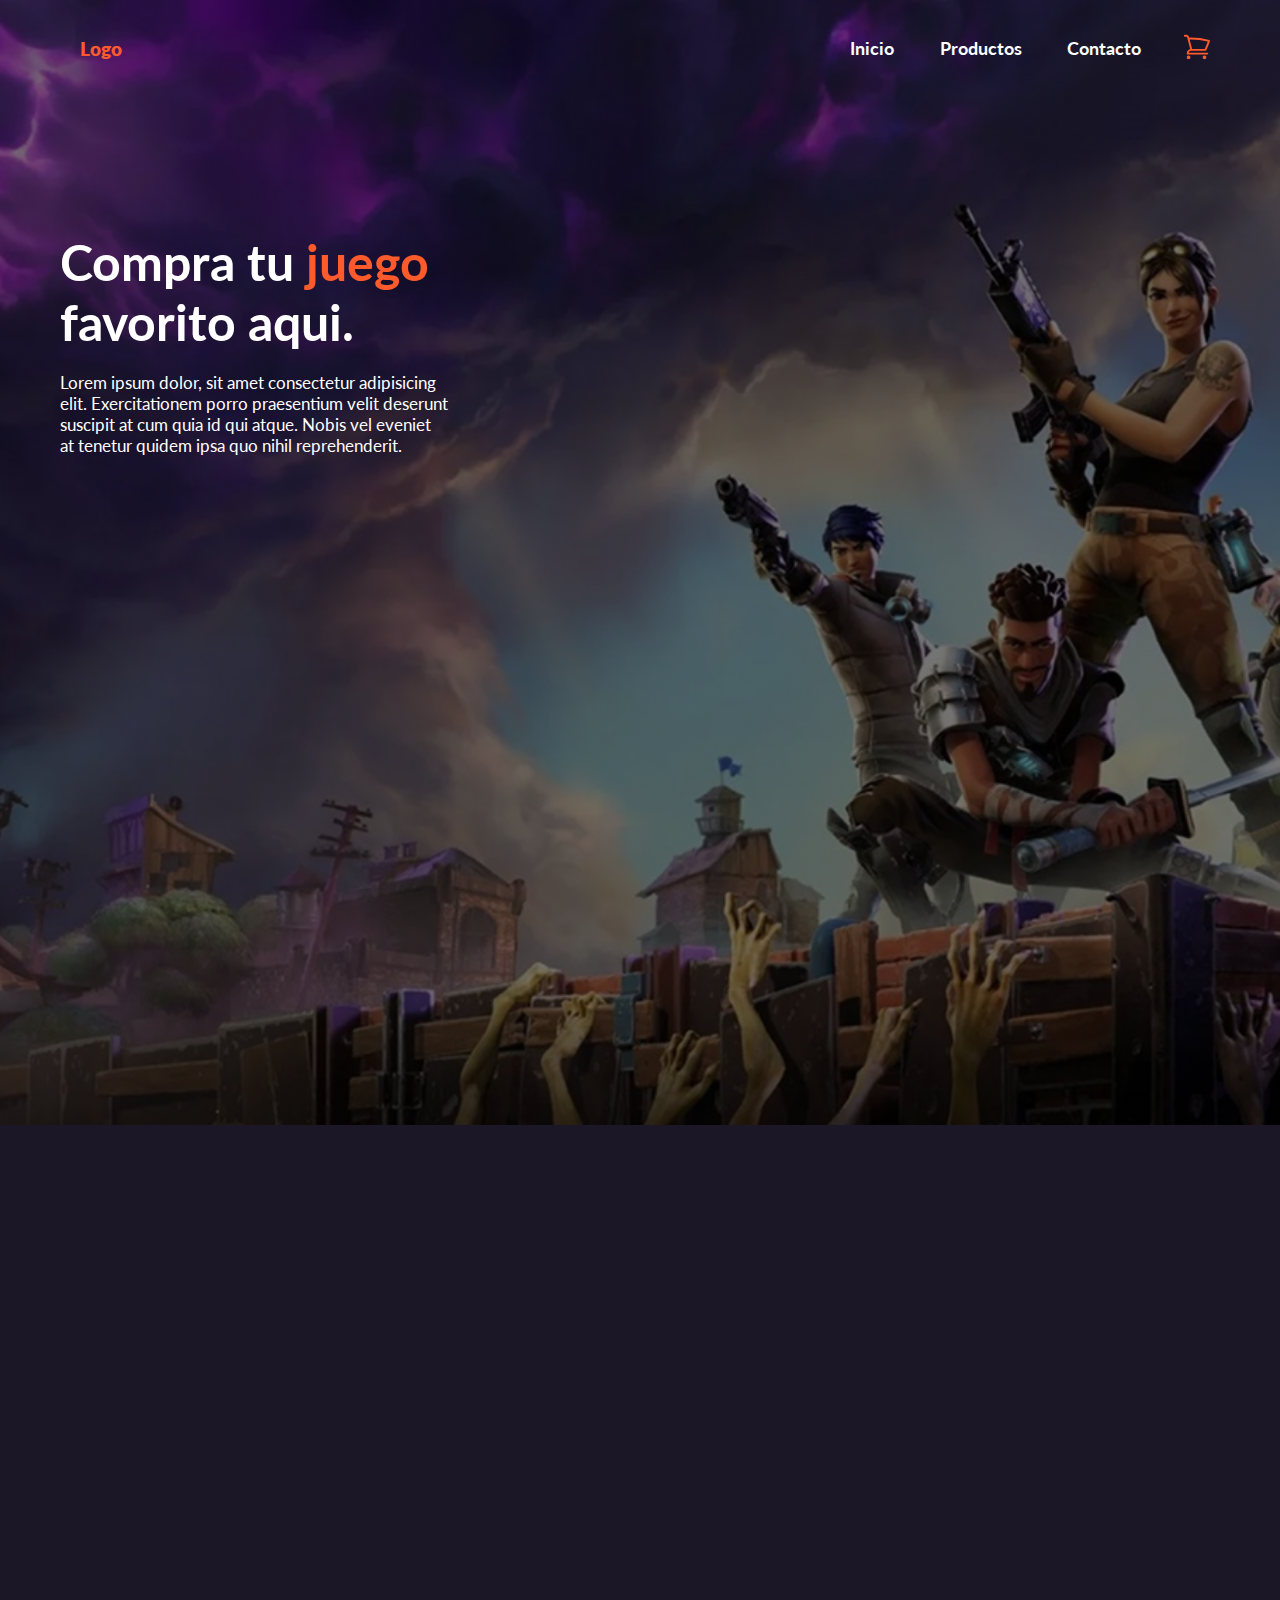
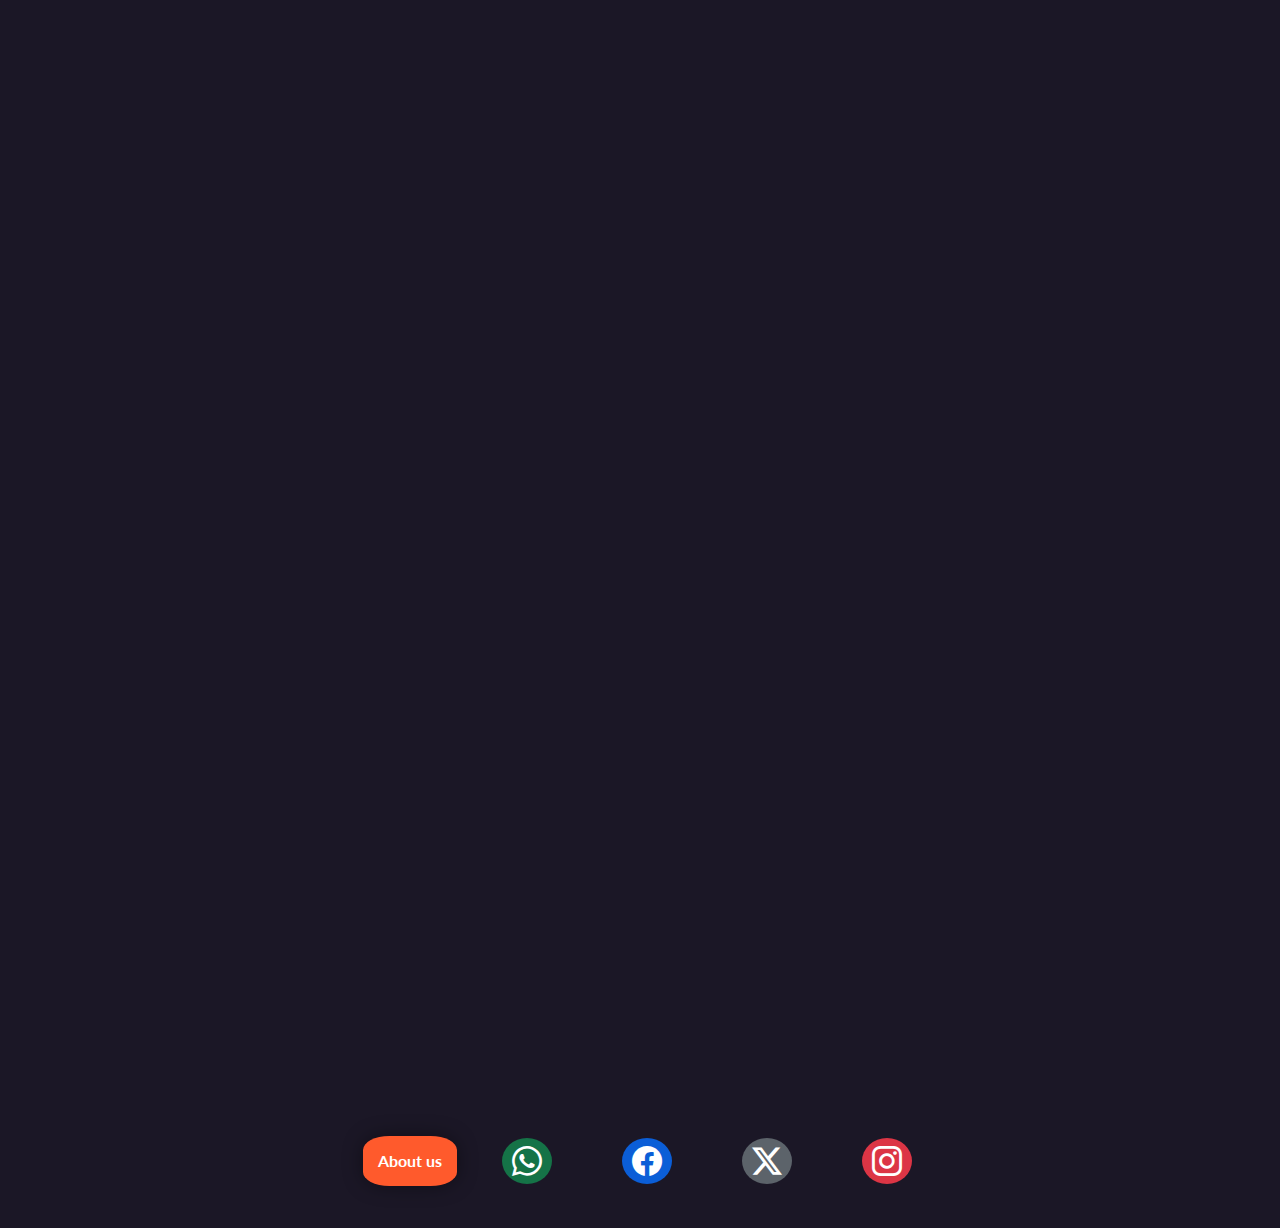
<file: index.html>
<!DOCTYPE html>
<html lang="es">
<head>
    <meta charset="UTF-8">
    <meta name="viewport" content="width=device-width, initial-scale=1.0">
    <title>E-COMMERCE-1.0</title>
    <link rel="stylesheet" href="https://unpkg.com/aos@next/dist/aos.css">
    <link rel="stylesheet" href="https://cdn.jsdelivr.net/npm/bootstrap-icons@1.11.3/font/bootstrap-icons.min.css">
    <link rel="shortcut icon" href="favicon.ico" type="image/x-icon">
    <link rel="stylesheet" href="./css/styles.css">
    <link rel="icon" href="./assets/img/fotoLogo.jpg">
</head>
<body>
    <header id="header" class="header" data-aos="zoom-in" data-aos-duration="1000">
        <nav class="navegacion">
            <a class="anclaLogo" href="#">
                Logo
            </a>
            <ul class="listaNav">
                <li class="listaItem"><a class="linkNav" href="#">Inicio</a></li>
                <li class="listaItem"><a class="linkNav" href="#main">Productos</a></li>
                <li class="listaItem"><a class="linkNav" href="./pages/contacto.html">Contacto</a></li>
                <li class="listaItem">
                    <a href="./pages/productos.html" onclick="handleCart()">
                        <svg xmlns="http://www.w3.org/2000/svg" fill="none" viewBox="0 0 24 24"
                            stroke-width="1.5" stroke="currentColor" class="icon-cart">
                            <path stroke-linecap="round"    stroke-linejoin="round"
                                d="M2.25 3h1.386c.51 0 .955.343 1.087.835l.383 1.437M7.5 14.25a3 3 0 0 0-3 3h15.75m-12.75-3h11.218c1.121-2.3 2.1-4.684 2.924-7.138a60.114 60.114 0 0 0-16.536-1.84M7.5 14.25 5.106 5.272M6 20.25a.75.75 0 1 1-1.5 0 .75.75 0 0 1 1.5 0Zm12.75 0a.75.75 0 1 1-1.5 0 .75.75 0 0 1 1.5 0Z" />
                        </svg>
                        <div class="count"></div>
                    </a>
                </li>
            </ul>
        </nav>
        <div class="header-content container">
            <div class="header-txt">
                <h1 class="header-content--titulo">Compra tu <span>juego</span><br>favorito aqui.</h1>
                <p>
                    Lorem ipsum dolor, sit amet consectetur adipisicing <br> elit. Exercitationem  porro praesentium velit deserunt <br> suscipit at cum quia id qui atque.  Nobis vel eveniet <br> at tenetur quidem ipsa quo nihil reprehenderit.
                </p>
            </div>
        </div>
    </header>
    <main id="main" class="main container">
        <!-- Seccion productos -->
        <section data-aos="zoom-in" data-aos-duration="1000" id="productos" class="productos">
            <div class="productos-titulo">
                <h2>Tus juegos favoritos</h2>
            </div>
            <div class="grid-productos-container">
                <div class="card card-1">
                    <a href="./pages/descripcionJgo1.html">
                        <img src="./assets/img/l1.jpg" alt="foto juego 1" class="img-del-juego" loading="lazy">
                        <div class="price">
                            <h3>Juego 1</h3>
                            <p>$900</p>
                        </div>
                    </a>
                    <button class="btn-comprar">
                        Añadir al carrito
                    </button>
                </div>
                <div class="card card-2">
                    <a href="./pages/descripcionJgo2.html">
                        <img src="./assets/img/l2.jpg" alt="foto juego 2" class="img-del-juego" loading="lazy">
                        <div class="price">
                            <h3>Juego 2</h3>
                            <p>$400</p>
                        </div>
                    </a>
                    <button class="btn-comprar">
                        Añadir al carrito
                    </button>
                </div>
                <div class="card card-3">
                    <a href="./pages/descripcionJgo3.html">
                        <img src="./assets/img/l3.jpg" alt="foto juego 3" class="img-del-juego" loading="lazy">
                        <div class="price">
                            <h3>Juego 3</h3>
                            <p>$100</p>
                        </div>
                    </a>
                    <button class="btn-comprar">
                        Añadir al carrito
                    </button>
                </div>
                <div class="card card-4">
                    <a href="./pages/descripcionJgo4.html">
                        <img src="./assets/img/l4.jpg" alt="foto juego 4" class="img-del-juego" loading="lazy">
                        <div class="price">
                            <h3>Juego 4</h3>
                            <p>$200</p>
                        </div>
                    </a>
                    <button class="btn-comprar">
                        Añadir al carrito
                    </button>
                </div>
                <div class="card card-5">
                    <a href="./pages/descripcionJgo5.html">
                        <img src="./assets/img/l5.jpg" alt="foto juego 5" class="img-del-juego" loading="lazy">
                        <div class="price">
                            <h3>Juego 5</h3>
                            <p>$500</p>
                        </div>
                    </a>
                    <button class="btn-comprar">
                        Añadir al carrito
                    </button>
                </div>
                <div class="card card-6">
                    <a href="./pages/descripcionJgo6.html">
                        <img src="./assets/img/l6.jpg" alt="foto juego 6" class="img-del-juego" loading="lazy">
                        <div class="price">
                            <h3>Juego 6</h3>
                            <p>$600</p>
                        </div>
                    </a>
                    <button class="btn-comprar">
                        Añadir al carrito
                    </button>
                </div>
                <div class="card card-7">
                    <a href="./pages/descripcionJgo7.html">
                        <img src="./assets/img/l7.jpg" alt="foto juego 7" class="img-del-juego" loading="lazy">
                        <div class="price">
                            <h3>Juego 7</h3>
                            <p>$900</p>
                        </div>
                    </a>
                    <button class="btn-comprar">
                        Añadir al carrito
                    </button>
                </div>
                <div class="card card-8">
                    <a href="./pages/descripcionJgo8.html">
                        <img src="./assets/img/l8.jpg" alt="foto juego 8" class="img-del-juego" loading="lazy">
                        <div class="price">
                            <h3>Juego 8</h3>
                            <p>$400</p>
                        </div>
                    </a>
                    <button class="btn-comprar">
                        Añadir al carrito
                    </button>
                </div>
                <div class="card card-9">
                    <a href="./pages/descripcionJgo9.html">
                        <img src="./assets/img/l9.jpg" alt="foto juego 9" class="img-del-juego" loading="lazy">
                        <div class="price">
                            <h3>Juego 9</h3>
                            <p>$700</p>
                        </div>
                    </a>
                    <button class="btn-comprar">
                        Añadir al carrito
                    </button>
                </div>
            </div>
        </section>
    </main>
    <footer class="footer">
        <nav class="navegacion">
            <ul class="listaNav">
                <li class="listaItem"><a class="linkNav about" href="#header">About us</a></li>
                <li class="listaItem"><a class="linkNav" href="#header"><i class="bi bi-whatsapp"></i></a></li>
                <li class="listaItem"><a class="linkNav" href="#header"><i class="bi bi-facebook"></i></a></li>
                <li class="listaItem"><a class="linkNav" href="#header"><i class="bi bi-twitter-x"></i></a></li>
                <li class="listaItem"><a class="linkNav" href="#header"><i class="bi bi-instagram"></i></a></li>
            </ul>
        </nav>
        <a href="#header" class="flechaArriba">
            <img src="./assets/img/flecha-hacia-arriba.png" alt="imagen de flecha ir hacia arriba">
        </a>
    </footer>
    <script src="https://unpkg.com/aos@next/dist/aos.js"></script>
    <script>
        AOS.init();
    </script>
    <script src="./js/main.js"></script>
</body>
</html>
</file>
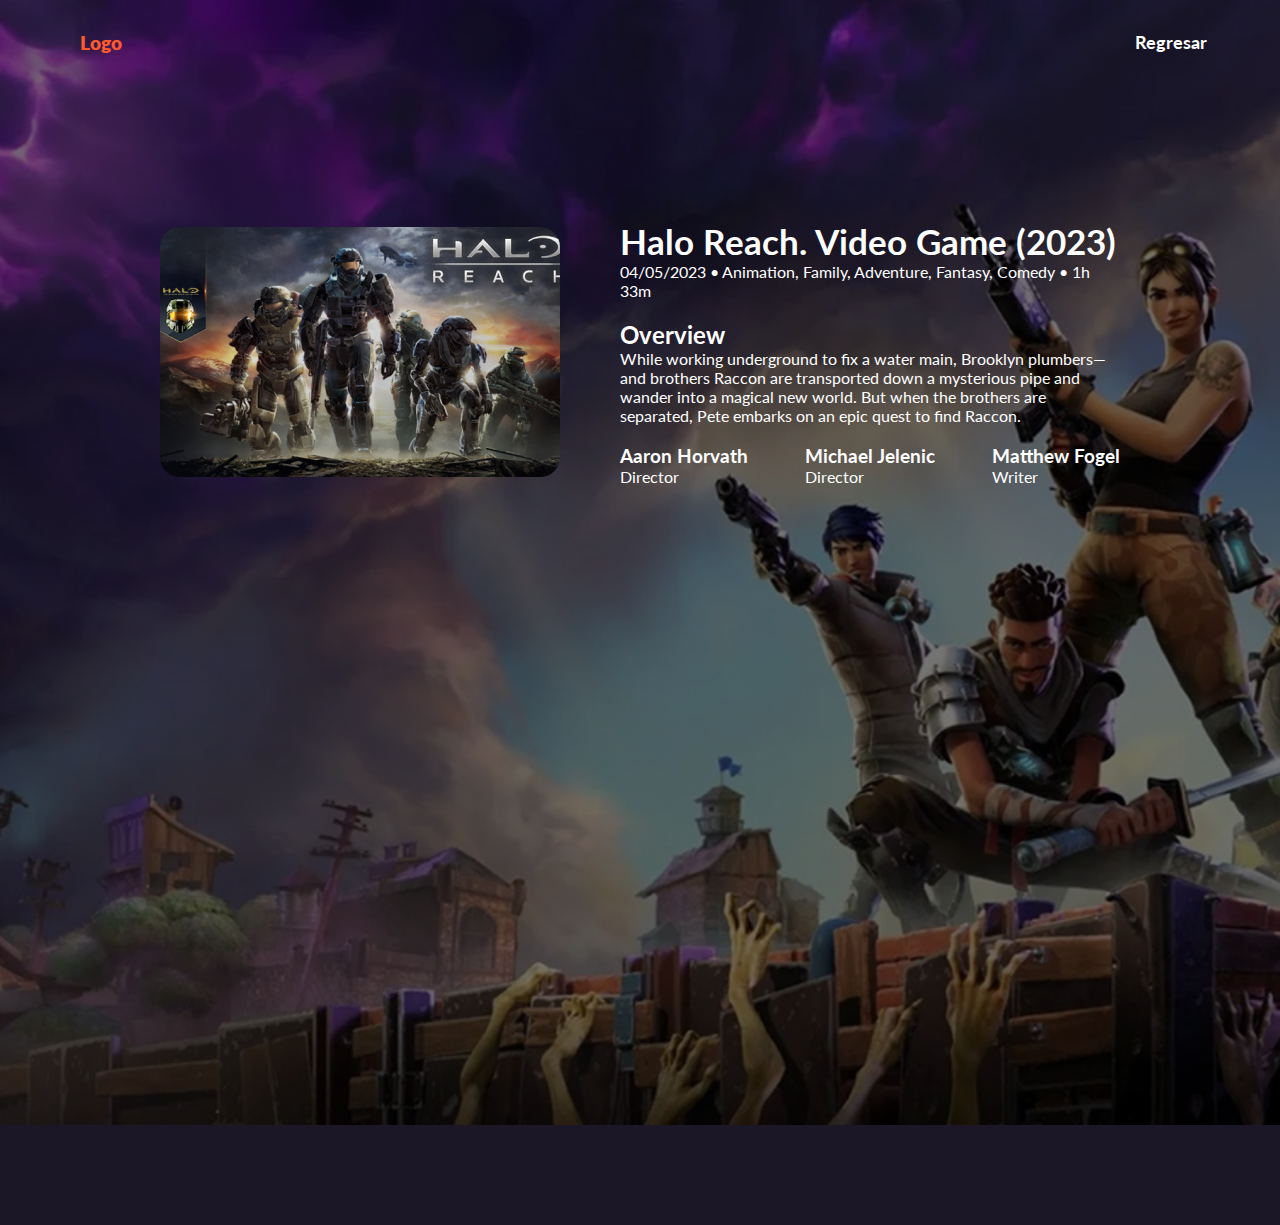
<file: pages/descripcionJgo1.html>
<!DOCTYPE html>
<html lang="es">
<head>
    <meta charset="UTF-8">
    <meta name="viewport" content="width=device-width, initial-scale=1.0">
    <title>E-COMMERCE-1.0</title>
    <link rel="stylesheet" href="https://unpkg.com/aos@next/dist/aos.css">
    <link rel="stylesheet" href="https://cdn.jsdelivr.net/npm/bootstrap-icons@1.11.3/font/bootstrap-icons.min.css">
    <link rel="shortcut icon" href="favicon.ico" type="image/x-icon">
    <link rel="stylesheet" href="/css/styles.css">
    <link rel="icon" href="/assets/img/fotoLogo.jpg">
</head>
<body>
    <header id="header" class="header" data-aos="zoom-in" data-aos-duration="1000">
        <nav class="navegacion">
            <a class="anclaLogo" href="#">
                Logo
            </a>
            <ul class="listaNav">
                <li class="listaItem"><a class="linkNav" href="/index.html">Regresar</a></li>
            </ul>
        </nav>

        <div class="contenedorDetalle">
            <div class="imgDetalle">
                <img src="../assets/img/l1.jpg" alt="foto juego">
            </div>
            <div class="textoDetalle">
                <h1>Halo Reach. Video Game (2023)</h1>
                <p>04/05/2023 • Animation, Family, Adventure, Fantasy, Comedy • 1h 33m</p>
                <h2>Overview</h2>
                <p>While working underground to fix a water main, Brooklyn plumbers—and brothers Raccon are transported down a
                    mysterious pipe and wander into a magical new world. But when the brothers are separated, Pete embarks on an
                    epic quest to find Raccon.</p>
                <div class="contenedorCreditos">
                    <div>
                        <h3>Aaron Horvath</h3>
                        <p>Director</p>
                    </div>
                    <div>
                        <h3>Michael Jelenic</h3>
                        <p>Director</p>
                    </div>
                    <div>
                        <h3>Matthew Fogel</h3>
                        <p>Writer</p>
                    </div>
                </div>
        
            </div>
        </div>

    </header>
    <main id="main" class="main container">
        
        
        
    </main>
    <script src="https://unpkg.com/aos@next/dist/aos.js"></script>
    <script>
        AOS.init();
    </script>
    <script src="/js/main.js"></script>
</body>
</html>
</file>
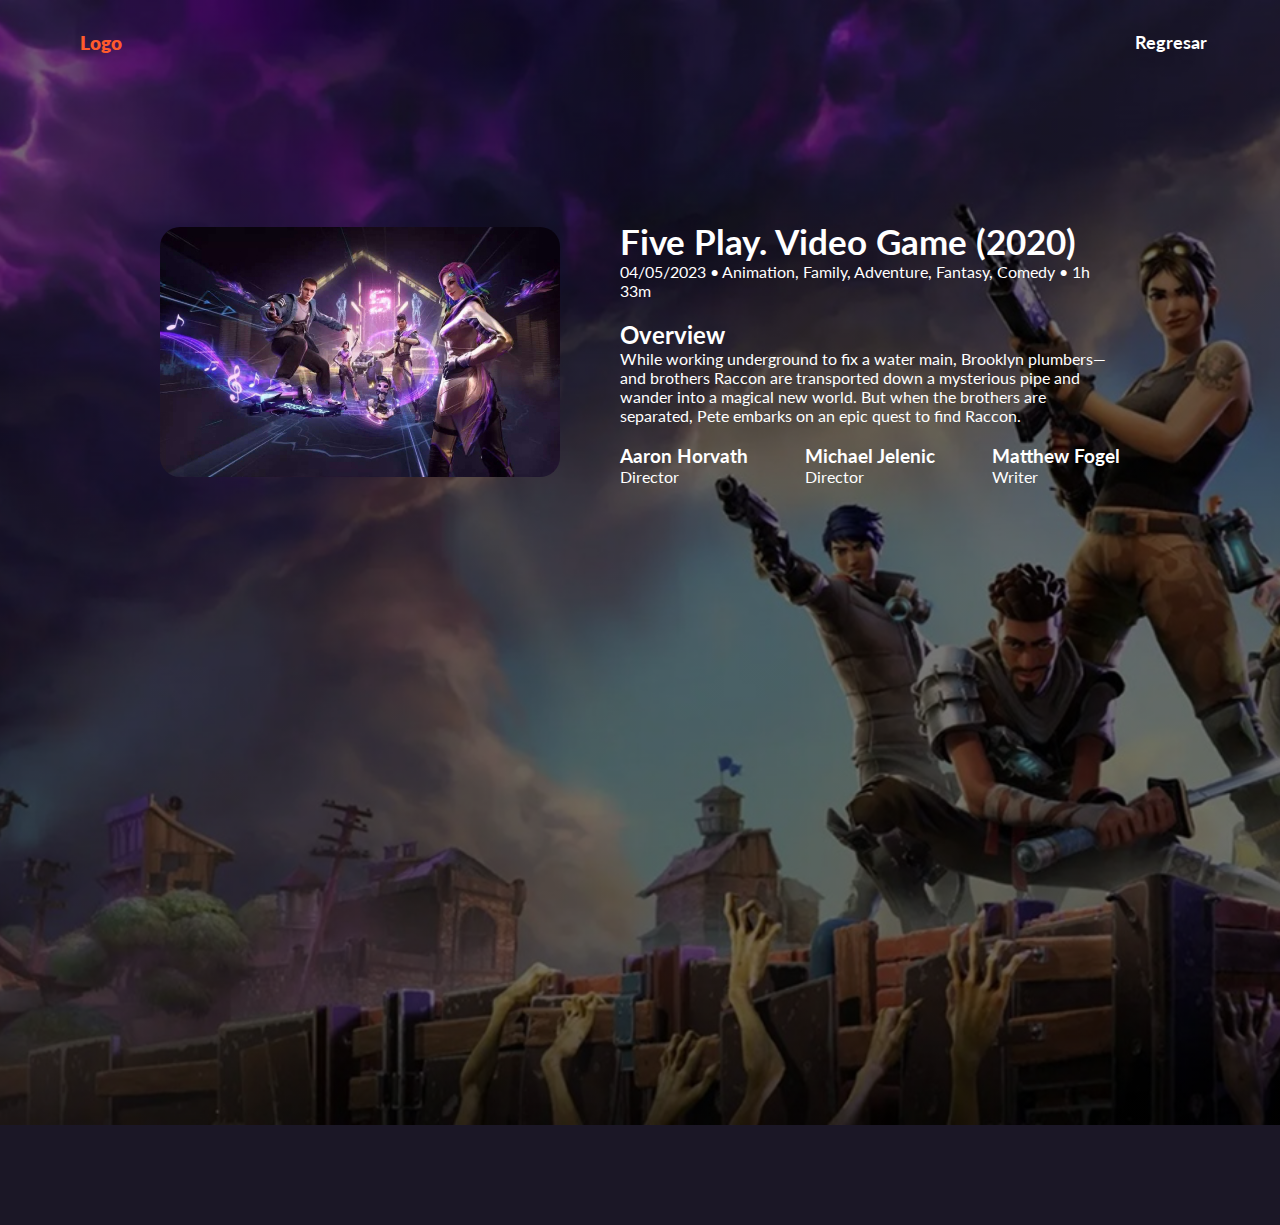
<file: pages/descripcionJgo2.html>
<!DOCTYPE html>
<html lang="es">
<head>
    <meta charset="UTF-8">
    <meta name="viewport" content="width=device-width, initial-scale=1.0">
    <title>E-COMMERCE-1.0</title>
    <link rel="stylesheet" href="https://unpkg.com/aos@next/dist/aos.css">
    <link rel="stylesheet" href="https://cdn.jsdelivr.net/npm/bootstrap-icons@1.11.3/font/bootstrap-icons.min.css">
    <link rel="shortcut icon" href="favicon.ico" type="image/x-icon">
    <link rel="stylesheet" href="/css/styles.css">
    <link rel="icon" href="/assets/img/fotoLogo.jpg">
</head>
<body>
    <header id="header" class="header" data-aos="zoom-in" data-aos-duration="1000">
        <nav class="navegacion">
            <a class="anclaLogo" href="#">
                Logo
            </a>
            <ul class="listaNav">
                <li class="listaItem"><a class="linkNav" href="/index.html">Regresar</a></li>
            </ul>
        </nav>

        <div class="contenedorDetalle">
            <div class="imgDetalle">
                <img src="../assets/img/l2.jpg" alt="foto juego">
            </div>
            <div class="textoDetalle">
                <h1>Five Play. Video Game (2020)</h1>
                <p>04/05/2023 • Animation, Family, Adventure, Fantasy, Comedy • 1h 33m</p>
                <h2>Overview</h2>
                <p>While working underground to fix a water main, Brooklyn plumbers—and brothers Raccon are transported down a
                    mysterious pipe and wander into a magical new world. But when the brothers are separated, Pete embarks on an
                    epic quest to find Raccon.</p>
                <div class="contenedorCreditos">
                    <div>
                        <h3>Aaron Horvath</h3>
                        <p>Director</p>
                    </div>
                    <div>
                        <h3>Michael Jelenic</h3>
                        <p>Director</p>
                    </div>
                    <div>
                        <h3>Matthew Fogel</h3>
                        <p>Writer</p>
                    </div>
                </div>
        
            </div>
        </div>

    </header>
    <main id="main" class="main container">
        
        
        
    </main>
    <script src="https://unpkg.com/aos@next/dist/aos.js"></script>
    <script>
        AOS.init();
    </script>
    <script src="/js/main.js"></script>
</body>
</html>
</file>
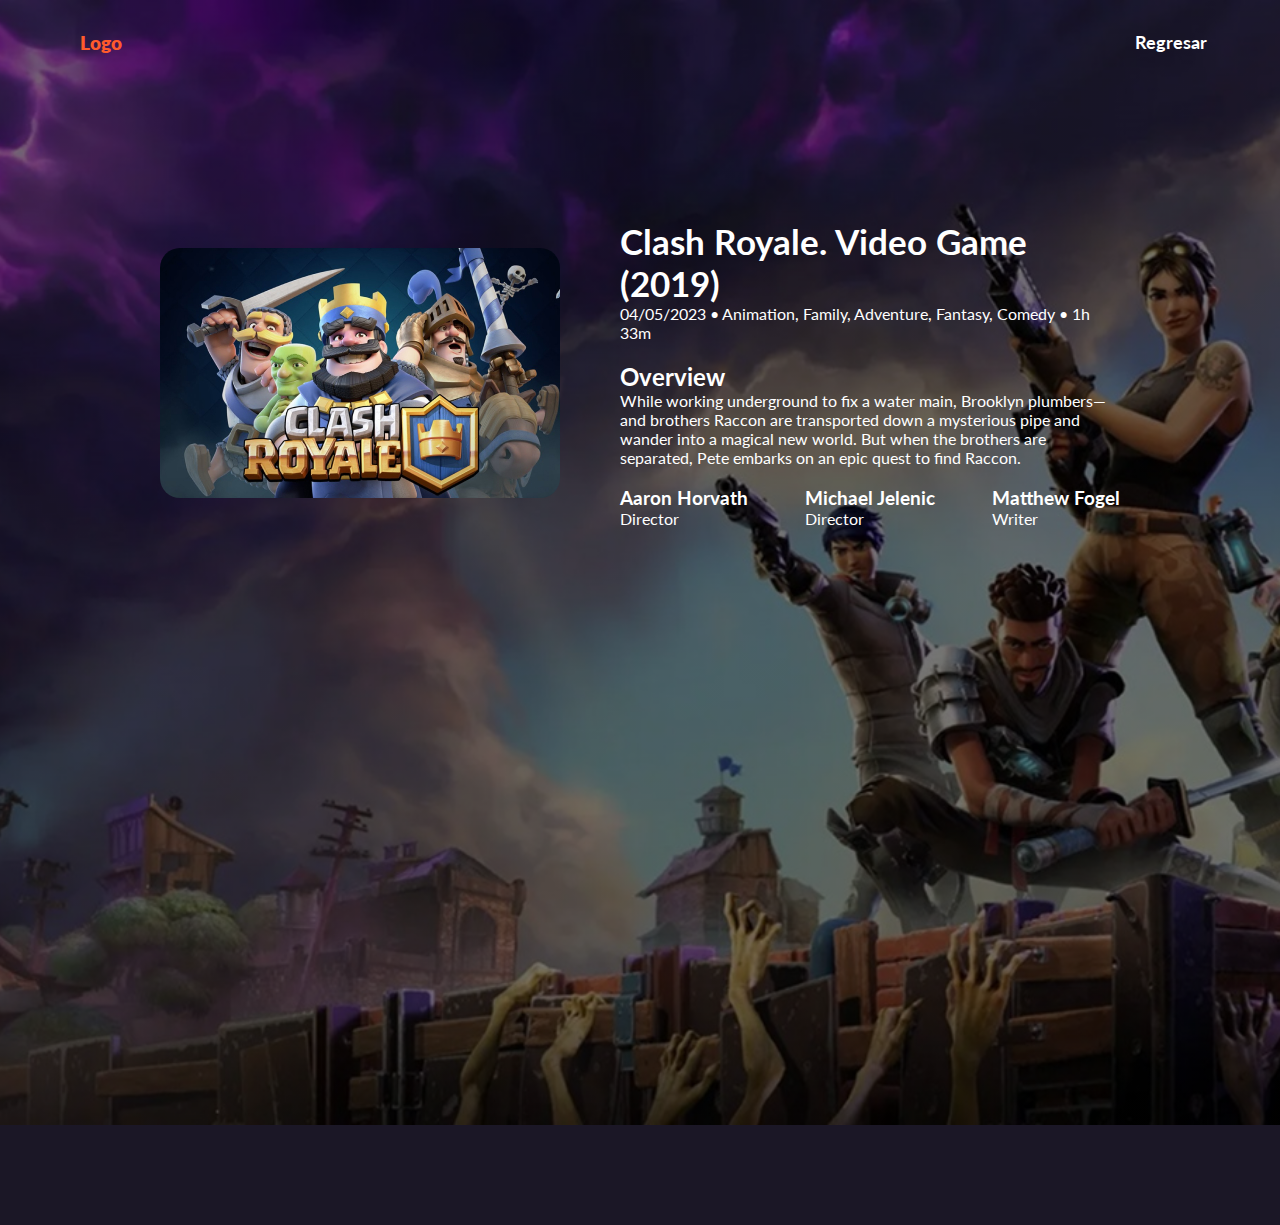
<file: pages/descripcionJgo3.html>
<!DOCTYPE html>
<html lang="es">
<head>
    <meta charset="UTF-8">
    <meta name="viewport" content="width=device-width, initial-scale=1.0">
    <title>E-COMMERCE-1.0</title>
    <link rel="stylesheet" href="https://unpkg.com/aos@next/dist/aos.css">
    <link rel="stylesheet" href="https://cdn.jsdelivr.net/npm/bootstrap-icons@1.11.3/font/bootstrap-icons.min.css">
    <link rel="shortcut icon" href="favicon.ico" type="image/x-icon">
    <link rel="stylesheet" href="/css/styles.css">
    <link rel="icon" href="/assets/img/fotoLogo.jpg">
</head>
<body>
    <header id="header" class="header" data-aos="zoom-in" data-aos-duration="1000">
        <nav class="navegacion">
            <a class="anclaLogo" href="#">
                Logo
            </a>
            <ul class="listaNav">
                <li class="listaItem"><a class="linkNav" href="/index.html">Regresar</a></li>
            </ul>
        </nav>

        <div class="contenedorDetalle">
            <div class="imgDetalle">
                <img src="../assets/img/l3.jpg" alt="foto juego">
            </div>
            <div class="textoDetalle">
                <h1>Clash Royale. Video Game (2019)</h1>
                <p>04/05/2023 • Animation, Family, Adventure, Fantasy, Comedy • 1h 33m</p>
                <h2>Overview</h2>
                <p>While working underground to fix a water main, Brooklyn plumbers—and brothers Raccon are transported down a
                    mysterious pipe and wander into a magical new world. But when the brothers are separated, Pete embarks on an
                    epic quest to find Raccon.</p>
                <div class="contenedorCreditos">
                    <div>
                        <h3>Aaron Horvath</h3>
                        <p>Director</p>
                    </div>
                    <div>
                        <h3>Michael Jelenic</h3>
                        <p>Director</p>
                    </div>
                    <div>
                        <h3>Matthew Fogel</h3>
                        <p>Writer</p>
                    </div>
                </div>
        
            </div>
        </div>

    </header>
    <main id="main" class="main container">
        
        
        
    </main>
    <script src="https://unpkg.com/aos@next/dist/aos.js"></script>
    <script>
        AOS.init();
    </script>
    <script src="/js/main.js"></script>
</body>
</html>
</file>
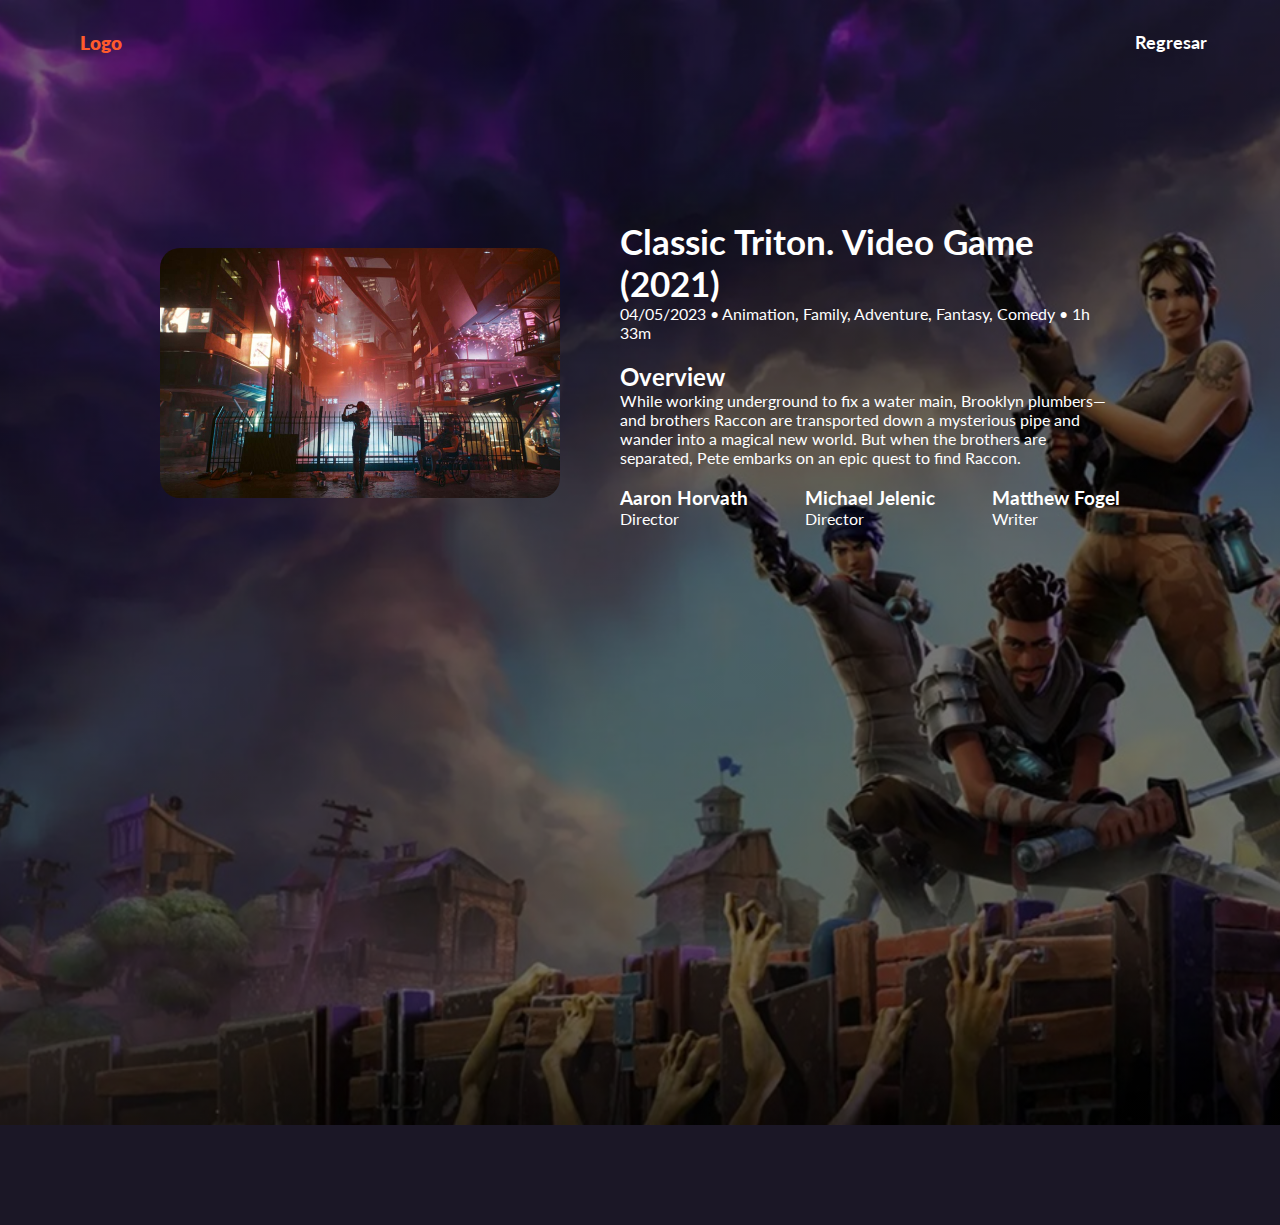
<file: pages/descripcionJgo4.html>
<!DOCTYPE html>
<html lang="es">
<head>
    <meta charset="UTF-8">
    <meta name="viewport" content="width=device-width, initial-scale=1.0">
    <title>E-COMMERCE-1.0</title>
    <link rel="stylesheet" href="https://unpkg.com/aos@next/dist/aos.css">
    <link rel="stylesheet" href="https://cdn.jsdelivr.net/npm/bootstrap-icons@1.11.3/font/bootstrap-icons.min.css">
    <link rel="shortcut icon" href="favicon.ico" type="image/x-icon">
    <link rel="stylesheet" href="/css/styles.css">
    <link rel="icon" href="/assets/img/fotoLogo.jpg">
</head>
<body>
    <header id="header" class="header" data-aos="zoom-in" data-aos-duration="1000">
        <nav class="navegacion">
            <a class="anclaLogo" href="#">
                Logo
            </a>
            <ul class="listaNav">
                <li class="listaItem"><a class="linkNav" href="/index.html">Regresar</a></li>
            </ul>
        </nav>

        <div class="contenedorDetalle">
            <div class="imgDetalle">
                <img src="../assets/img/l4.jpg" alt="foto juego">
            </div>
            <div class="textoDetalle">
                <h1>Classic Triton. Video Game (2021)</h1>
                <p>04/05/2023 • Animation, Family, Adventure, Fantasy, Comedy • 1h 33m</p>
                <h2>Overview</h2>
                <p>While working underground to fix a water main, Brooklyn plumbers—and brothers Raccon are transported down a
                    mysterious pipe and wander into a magical new world. But when the brothers are separated, Pete embarks on an
                    epic quest to find Raccon.</p>
                <div class="contenedorCreditos">
                    <div>
                        <h3>Aaron Horvath</h3>
                        <p>Director</p>
                    </div>
                    <div>
                        <h3>Michael Jelenic</h3>
                        <p>Director</p>
                    </div>
                    <div>
                        <h3>Matthew Fogel</h3>
                        <p>Writer</p>
                    </div>
                </div>
        
            </div>
        </div>

    </header>
    <main id="main" class="main container">
        
        
        
    </main>
    <script src="https://unpkg.com/aos@next/dist/aos.js"></script>
    <script>
        AOS.init();
    </script>
    <script src="/js/main.js"></script>
</body>
</html>
</file>
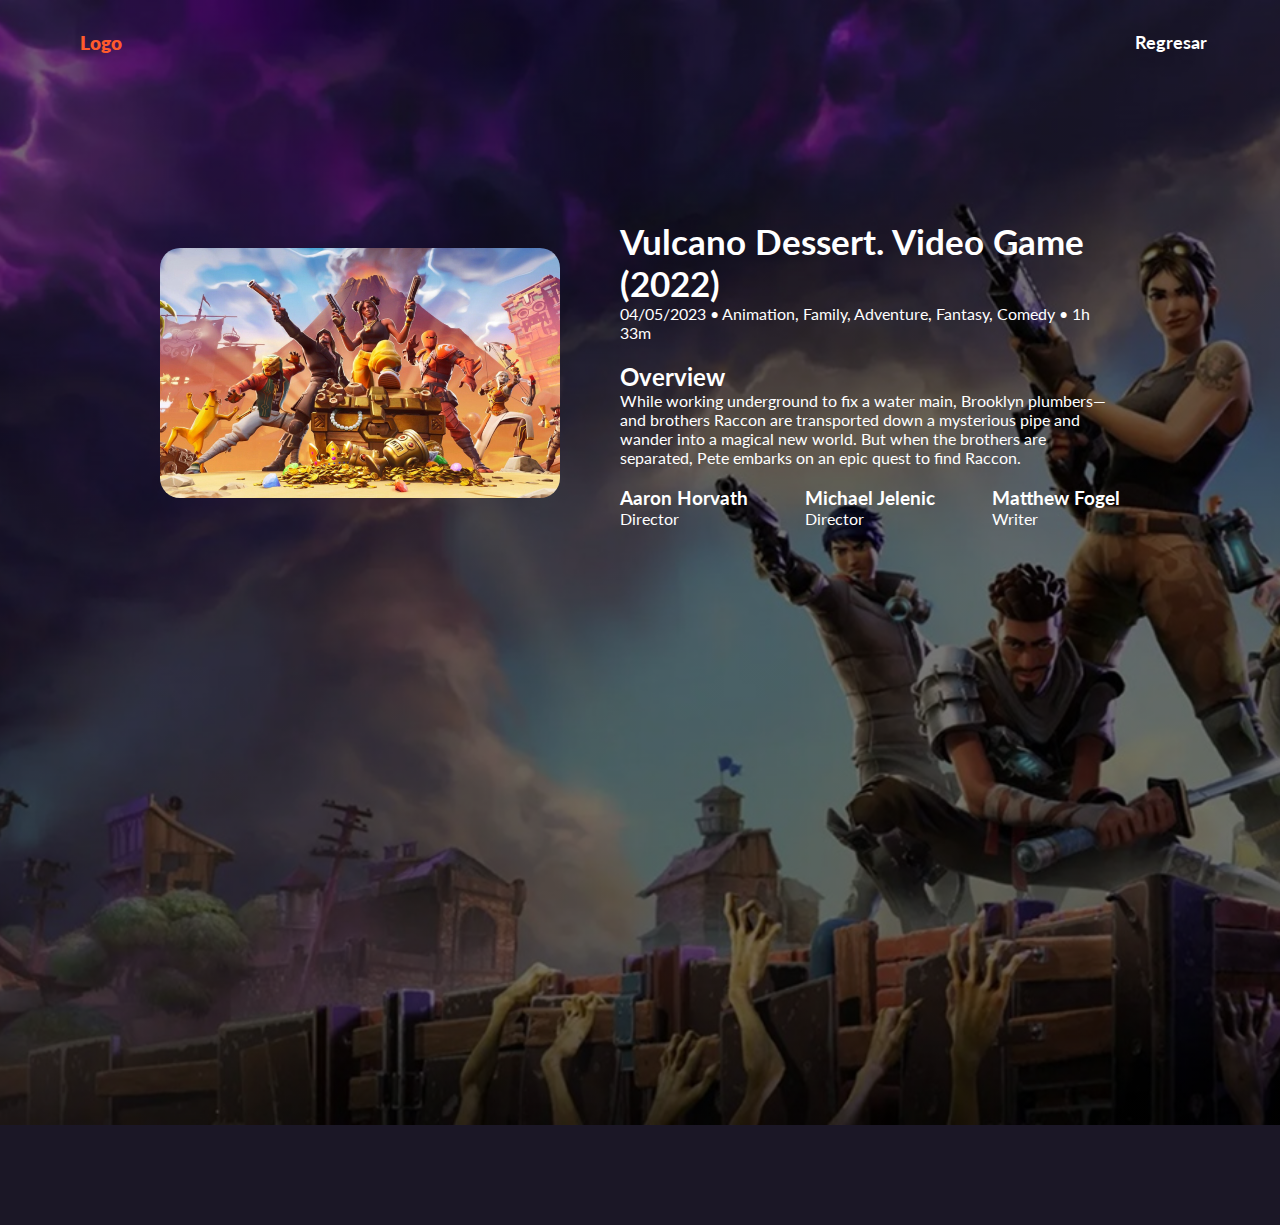
<file: pages/descripcionJgo5.html>
<!DOCTYPE html>
<html lang="es">
<head>
    <meta charset="UTF-8">
    <meta name="viewport" content="width=device-width, initial-scale=1.0">
    <title>E-COMMERCE-1.0</title>
    <link rel="stylesheet" href="https://unpkg.com/aos@next/dist/aos.css">
    <link rel="stylesheet" href="https://cdn.jsdelivr.net/npm/bootstrap-icons@1.11.3/font/bootstrap-icons.min.css">
    <link rel="shortcut icon" href="favicon.ico" type="image/x-icon">
    <link rel="stylesheet" href="/css/styles.css">
    <link rel="icon" href="/assets/img/fotoLogo.jpg">
</head>
<body>
    <header id="header" class="header" data-aos="zoom-in" data-aos-duration="1000">
        <nav class="navegacion">
            <a class="anclaLogo" href="#">
                Logo
            </a>
            <ul class="listaNav">
                <li class="listaItem"><a class="linkNav" href="/index.html">Regresar</a></li>
            </ul>
        </nav>

        <div class="contenedorDetalle">
            <div class="imgDetalle">
                <img src="../assets/img/l5.jpg" alt="foto juego">
            </div>
            <div class="textoDetalle">
                <h1>Vulcano Dessert. Video Game (2022)</h1>
                <p>04/05/2023 • Animation, Family, Adventure, Fantasy, Comedy • 1h 33m</p>
                <h2>Overview</h2>
                <p>While working underground to fix a water main, Brooklyn plumbers—and brothers Raccon are transported down a
                    mysterious pipe and wander into a magical new world. But when the brothers are separated, Pete embarks on an
                    epic quest to find Raccon.</p>
                <div class="contenedorCreditos">
                    <div>
                        <h3>Aaron Horvath</h3>
                        <p>Director</p>
                    </div>
                    <div>
                        <h3>Michael Jelenic</h3>
                        <p>Director</p>
                    </div>
                    <div>
                        <h3>Matthew Fogel</h3>
                        <p>Writer</p>
                    </div>
                </div>
        
            </div>
        </div>

    </header>
    <main id="main" class="main container">
        
        
        
    </main>
    <script src="https://unpkg.com/aos@next/dist/aos.js"></script>
    <script>
        AOS.init();
    </script>
    <script src="/js/main.js"></script>
</body>
</html>
</file>
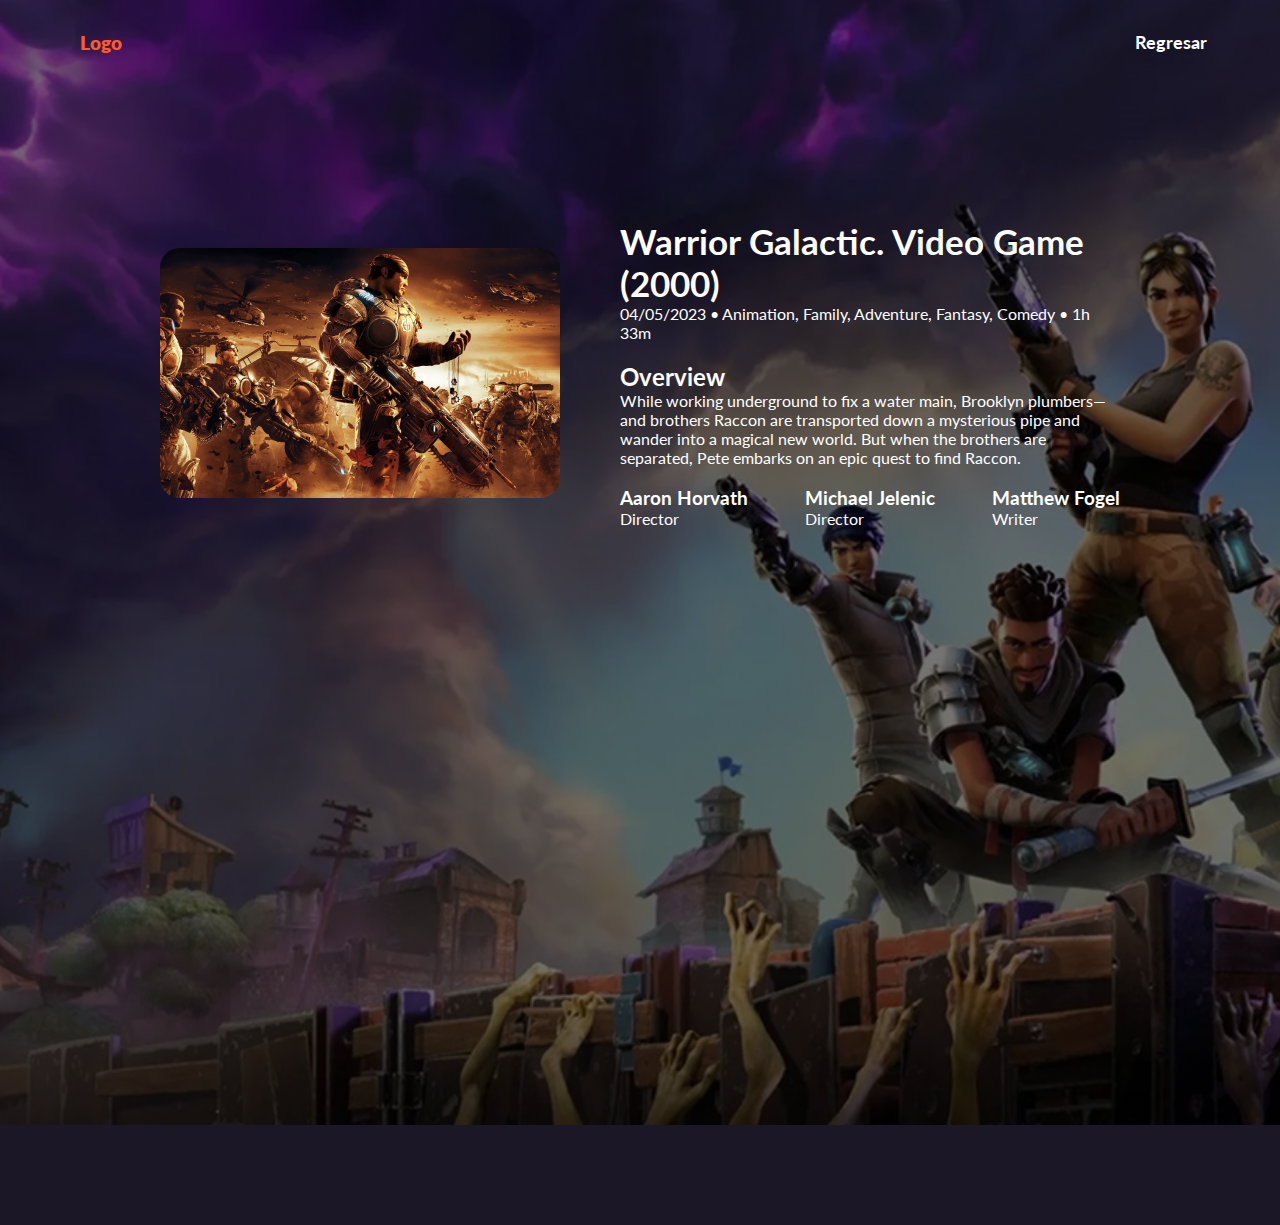
<file: pages/descripcionJgo6.html>
<!DOCTYPE html>
<html lang="es">
<head>
    <meta charset="UTF-8">
    <meta name="viewport" content="width=device-width, initial-scale=1.0">
    <title>E-COMMERCE-1.0</title>
    <link rel="stylesheet" href="https://unpkg.com/aos@next/dist/aos.css">
    <link rel="stylesheet" href="https://cdn.jsdelivr.net/npm/bootstrap-icons@1.11.3/font/bootstrap-icons.min.css">
    <link rel="shortcut icon" href="favicon.ico" type="image/x-icon">
    <link rel="stylesheet" href="/css/styles.css">
    <link rel="icon" href="/assets/img/fotoLogo.jpg">
</head>
<body>
    <header id="header" class="header" data-aos="zoom-in" data-aos-duration="1000">
        <nav class="navegacion">
            <a class="anclaLogo" href="#">
                Logo
            </a>
            <ul class="listaNav">
                <li class="listaItem"><a class="linkNav" href="/index.html">Regresar</a></li>
            </ul>
        </nav>

        <div class="contenedorDetalle">
            <div class="imgDetalle">
                <img src="../assets/img/l6.jpg" alt="foto juego">
            </div>
            <div class="textoDetalle">
                <h1>Warrior Galactic. Video Game (2000)</h1>
                <p>04/05/2023 • Animation, Family, Adventure, Fantasy, Comedy • 1h 33m</p>
                <h2>Overview</h2>
                <p>While working underground to fix a water main, Brooklyn plumbers—and brothers Raccon are transported down a
                    mysterious pipe and wander into a magical new world. But when the brothers are separated, Pete embarks on an
                    epic quest to find Raccon.</p>
                <div class="contenedorCreditos">
                    <div>
                        <h3>Aaron Horvath</h3>
                        <p>Director</p>
                    </div>
                    <div>
                        <h3>Michael Jelenic</h3>
                        <p>Director</p>
                    </div>
                    <div>
                        <h3>Matthew Fogel</h3>
                        <p>Writer</p>
                    </div>
                </div>
        
            </div>
        </div>

    </header>
    <main id="main" class="main container">
        
        
        
    </main>
    <script src="https://unpkg.com/aos@next/dist/aos.js"></script>
    <script>
        AOS.init();
    </script>
    <script src="/js/main.js"></script>
</body>
</html>
</file>
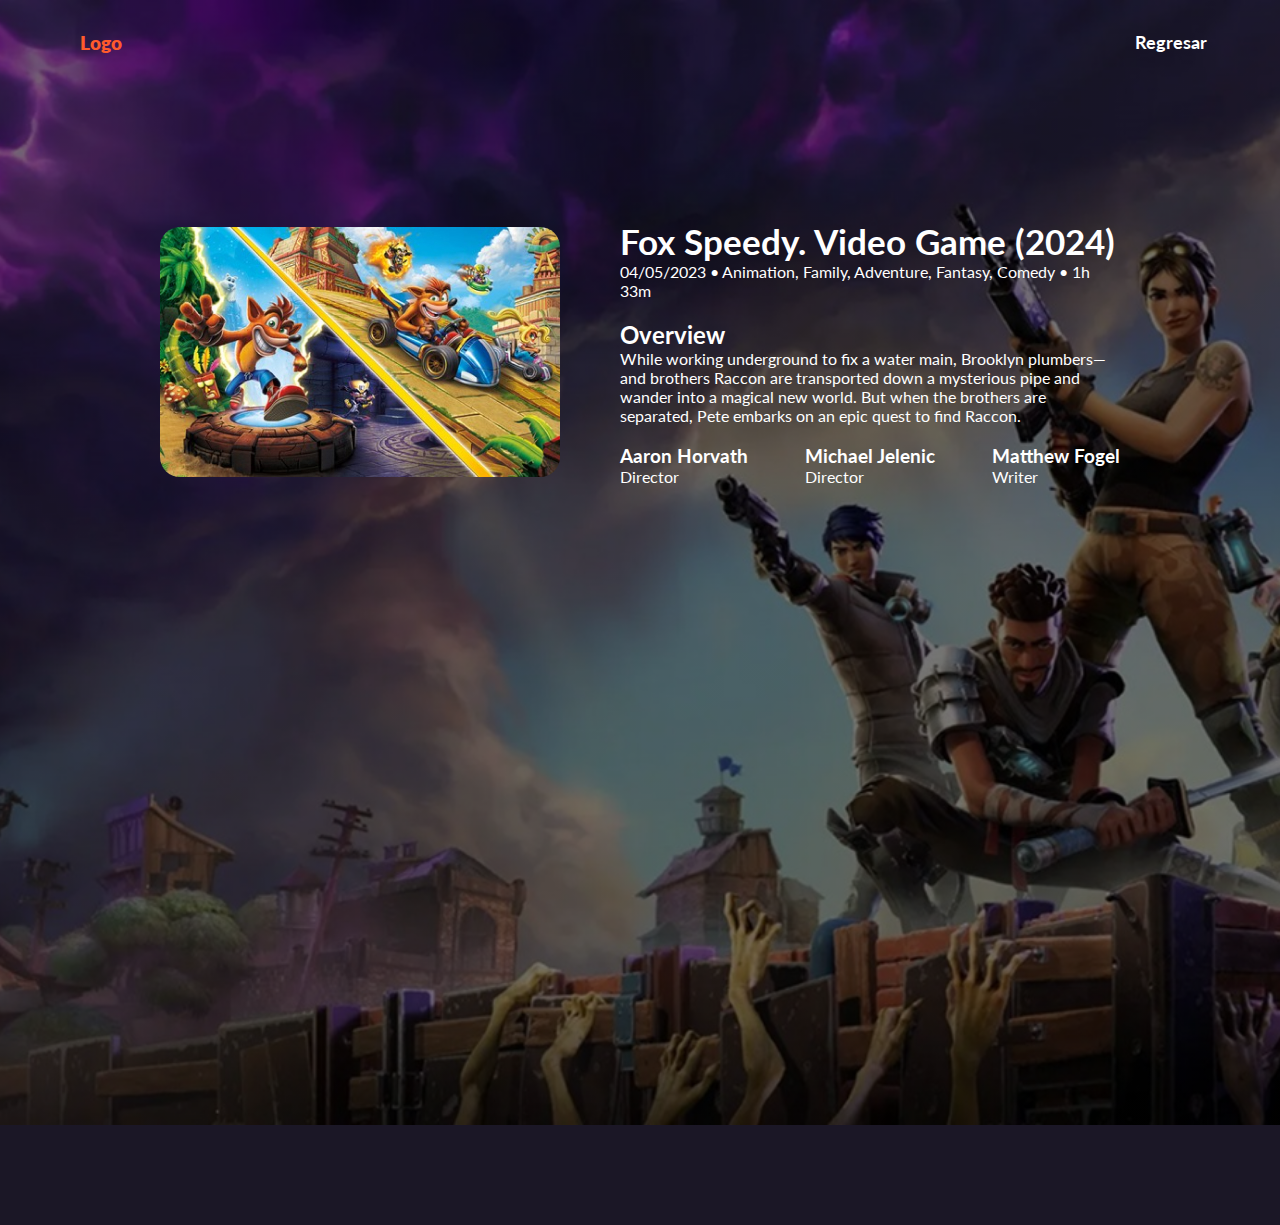
<file: pages/descripcionJgo7.html>
<!DOCTYPE html>
<html lang="es">
<head>
    <meta charset="UTF-8">
    <meta name="viewport" content="width=device-width, initial-scale=1.0">
    <title>E-COMMERCE-1.0</title>
    <link rel="stylesheet" href="https://unpkg.com/aos@next/dist/aos.css">
    <link rel="stylesheet" href="https://cdn.jsdelivr.net/npm/bootstrap-icons@1.11.3/font/bootstrap-icons.min.css">
    <link rel="shortcut icon" href="favicon.ico" type="image/x-icon">
    <link rel="stylesheet" href="/css/styles.css">
    <link rel="icon" href="/assets/img/fotoLogo.jpg">
</head>
<body>
    <header id="header" class="header" data-aos="zoom-in" data-aos-duration="1000">
        <nav class="navegacion">
            <a class="anclaLogo" href="#">
                Logo
            </a>
            <ul class="listaNav">
                <li class="listaItem"><a class="linkNav" href="/index.html">Regresar</a></li>
            </ul>
        </nav>

        <div class="contenedorDetalle">
            <div class="imgDetalle">
                <img src="../assets/img/l7.jpg" alt="foto juego">
            </div>
            <div class="textoDetalle">
                <h1>Fox Speedy. Video Game (2024)</h1>
                <p>04/05/2023 • Animation, Family, Adventure, Fantasy, Comedy • 1h 33m</p>
                <h2>Overview</h2>
                <p>While working underground to fix a water main, Brooklyn plumbers—and brothers Raccon are transported down a
                    mysterious pipe and wander into a magical new world. But when the brothers are separated, Pete embarks on an
                    epic quest to find Raccon.</p>
                <div class="contenedorCreditos">
                    <div>
                        <h3>Aaron Horvath</h3>
                        <p>Director</p>
                    </div>
                    <div>
                        <h3>Michael Jelenic</h3>
                        <p>Director</p>
                    </div>
                    <div>
                        <h3>Matthew Fogel</h3>
                        <p>Writer</p>
                    </div>
                </div>
        
            </div>
        </div>

    </header>
    <main id="main" class="main container">
        
        
        
    </main>
    <script src="https://unpkg.com/aos@next/dist/aos.js"></script>
    <script>
        AOS.init();
    </script>
    <script src="/js/main.js"></script>
</body>
</html>
</file>
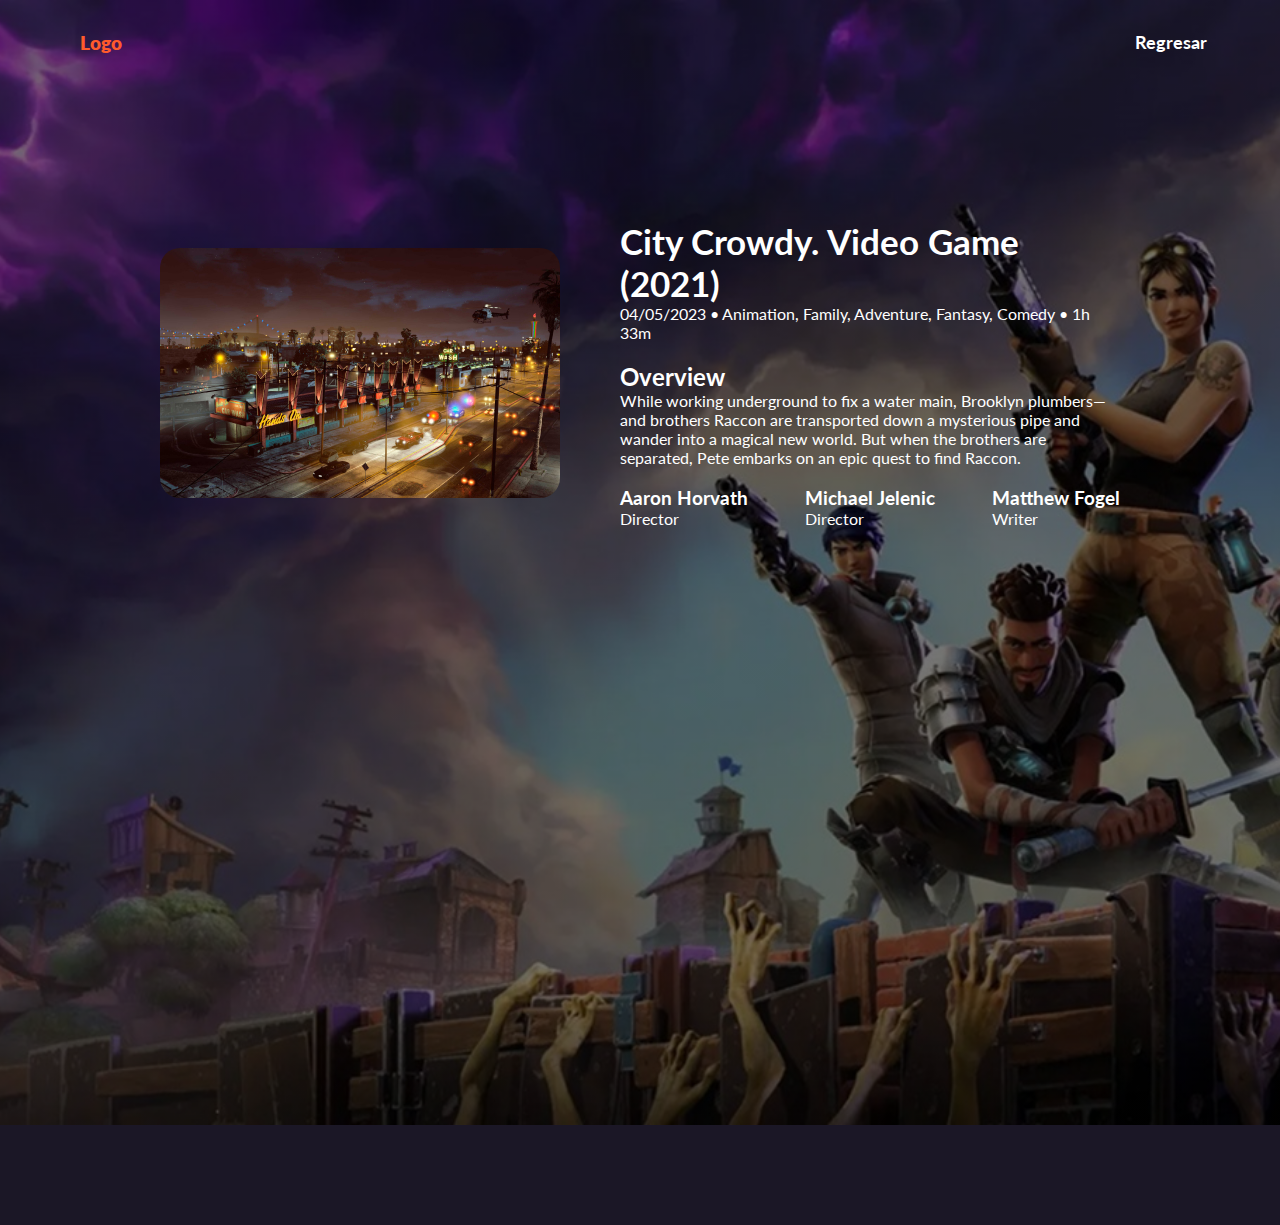
<file: pages/descripcionJgo8.html>
<!DOCTYPE html>
<html lang="es">
<head>
    <meta charset="UTF-8">
    <meta name="viewport" content="width=device-width, initial-scale=1.0">
    <title>E-COMMERCE-1.0</title>
    <link rel="stylesheet" href="https://unpkg.com/aos@next/dist/aos.css">
    <link rel="stylesheet" href="https://cdn.jsdelivr.net/npm/bootstrap-icons@1.11.3/font/bootstrap-icons.min.css">
    <link rel="shortcut icon" href="favicon.ico" type="image/x-icon">
    <link rel="stylesheet" href="/css/styles.css">
    <link rel="icon" href="/assets/img/fotoLogo.jpg">
</head>
<body>
    <header id="header" class="header" data-aos="zoom-in" data-aos-duration="1000">
        <nav class="navegacion">
            <a class="anclaLogo" href="#">
                Logo
            </a>
            <ul class="listaNav">
                <li class="listaItem"><a class="linkNav" href="/index.html">Regresar</a></li>
            </ul>
        </nav>

        <div class="contenedorDetalle">
            <div class="imgDetalle">
                <img src="../assets/img/l8.jpg" alt="foto juego">
            </div>
            <div class="textoDetalle">
                <h1>City Crowdy. Video Game (2021)</h1>
                <p>04/05/2023 • Animation, Family, Adventure, Fantasy, Comedy • 1h 33m</p>
                <h2>Overview</h2>
                <p>While working underground to fix a water main, Brooklyn plumbers—and brothers Raccon are transported down a
                    mysterious pipe and wander into a magical new world. But when the brothers are separated, Pete embarks on an
                    epic quest to find Raccon.</p>
                <div class="contenedorCreditos">
                    <div>
                        <h3>Aaron Horvath</h3>
                        <p>Director</p>
                    </div>
                    <div>
                        <h3>Michael Jelenic</h3>
                        <p>Director</p>
                    </div>
                    <div>
                        <h3>Matthew Fogel</h3>
                        <p>Writer</p>
                    </div>
                </div>
        
            </div>
        </div>

    </header>
    <main id="main" class="main container">
        
        
        
    </main>
    <script src="https://unpkg.com/aos@next/dist/aos.js"></script>
    <script>
        AOS.init();
    </script>
    <script src="/js/main.js"></script>
</body>
</html>
</file>
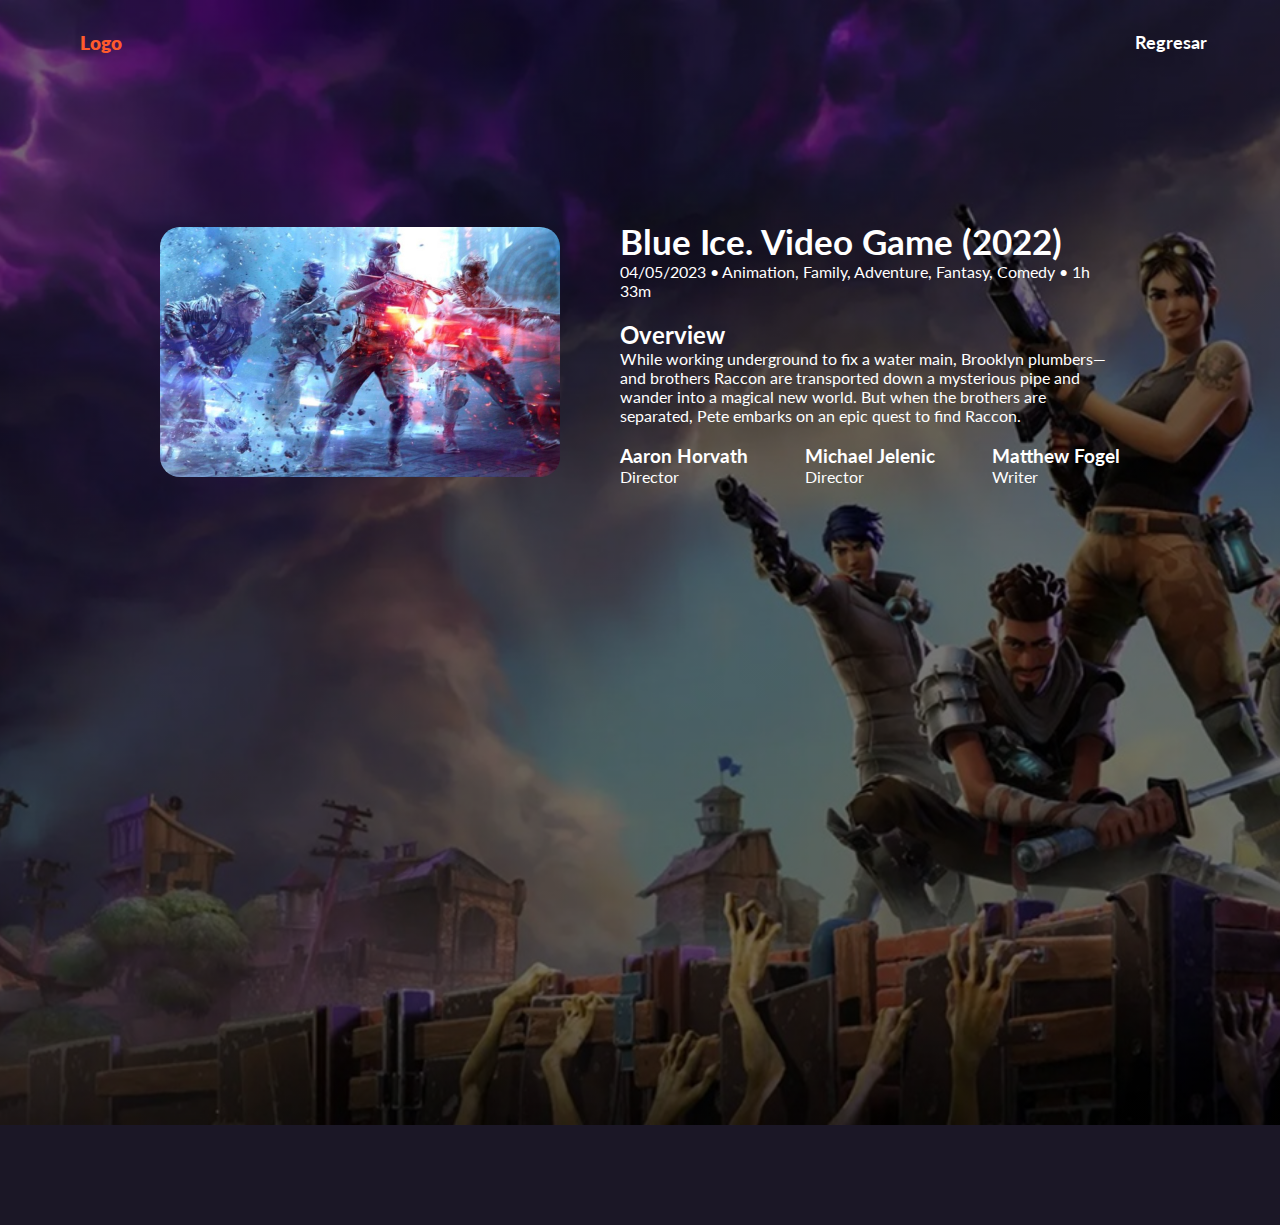
<file: pages/descripcionJgo9.html>
<!DOCTYPE html>
<html lang="es">
<head>
    <meta charset="UTF-8">
    <meta name="viewport" content="width=device-width, initial-scale=1.0">
    <title>E-COMMERCE-1.0</title>
    <link rel="stylesheet" href="https://unpkg.com/aos@next/dist/aos.css">
    <link rel="stylesheet" href="https://cdn.jsdelivr.net/npm/bootstrap-icons@1.11.3/font/bootstrap-icons.min.css">
    <link rel="shortcut icon" href="favicon.ico" type="image/x-icon">
    <link rel="stylesheet" href="/css/styles.css">
    <link rel="icon" href="/assets/img/fotoLogo.jpg">
</head>
<body>
    <header id="header" class="header" data-aos="zoom-in" data-aos-duration="1000">
        <nav class="navegacion">
            <a class="anclaLogo" href="#">
                Logo
            </a>
            <ul class="listaNav">
                <li class="listaItem"><a class="linkNav" href="/index.html">Regresar</a></li>
            </ul>
        </nav>

        <div class="contenedorDetalle">
            <div class="imgDetalle">
                <img src="../assets/img/l9.jpg" alt="foto juego">
            </div>
            <div class="textoDetalle">
                <h1>Blue Ice. Video Game (2022)</h1>
                <p>04/05/2023 • Animation, Family, Adventure, Fantasy, Comedy • 1h 33m</p>
                <h2>Overview</h2>
                <p>While working underground to fix a water main, Brooklyn plumbers—and brothers Raccon are transported down a
                    mysterious pipe and wander into a magical new world. But when the brothers are separated, Pete embarks on an
                    epic quest to find Raccon.</p>
                <div class="contenedorCreditos">
                    <div>
                        <h3>Aaron Horvath</h3>
                        <p>Director</p>
                    </div>
                    <div>
                        <h3>Michael Jelenic</h3>
                        <p>Director</p>
                    </div>
                    <div>
                        <h3>Matthew Fogel</h3>
                        <p>Writer</p>
                    </div>
                </div>
        
            </div>
        </div>

    </header>
    <main id="main" class="main container">
        
        
        
    </main>
    <script src="https://unpkg.com/aos@next/dist/aos.js"></script>
    <script>
        AOS.init();
    </script>
    <script src="/js/main.js"></script>
</body>
</html>
</file>
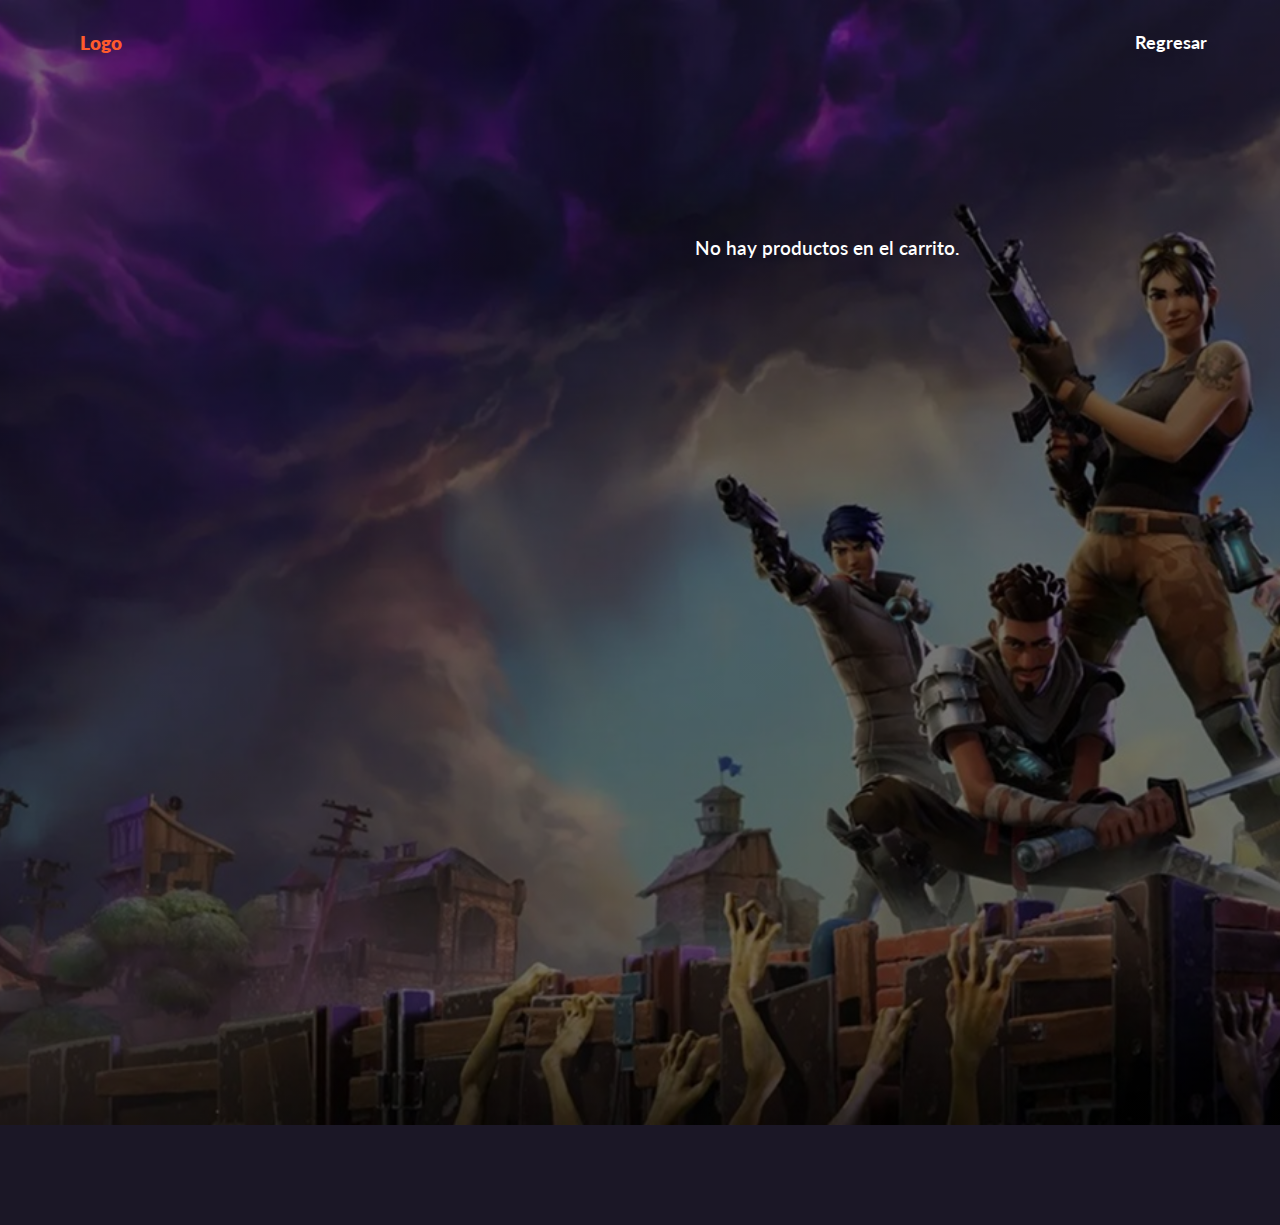
<file: pages/productos.html>
<!DOCTYPE html>
<html lang="es">
<head>
    <meta charset="UTF-8">
    <meta name="viewport" content="width=device-width, initial-scale=1.0">
    <title>E-COMMERCE-1.0</title>
    <link rel="stylesheet" href="https://unpkg.com/aos@next/dist/aos.css">
    <link rel="stylesheet" href="https://cdn.jsdelivr.net/npm/bootstrap-icons@1.11.3/font/bootstrap-icons.min.css">
    <link rel="shortcut icon" href="favicon.ico" type="image/x-icon">
    <link rel="stylesheet" href="/css/styles.css">
    <link rel="icon" href="/assets/img/fotoLogo.jpg">
</head>
<body>
    <header id="header" class="header" data-aos="zoom-in" data-aos-duration="1000">
        <nav class="navegacion">
            <a class="anclaLogo" href="#">
                Logo
            </a>
            <ul class="listaNav">
                <li class="listaItem"><a class="linkNav" href="/index.html">Regresar</a></li>
            </ul>
        </nav>
        <div class="tableProduct" id="itemProducts">
            <h2>Sección de Productos</h2>
            <button onclick="limpiarCarrito()">Limpiar Carrito</button>
        </div>
    </header>

    <script src="https://unpkg.com/aos@next/dist/aos.js"></script>
    <script>
        AOS.init();
    </script>
    <script src="/js/main.js"></script>
</body>
</html>
</file>
<file: css/styles.css>
@import url('https://fonts.googleapis.com/css2?family=Lato:ital,wght@0,100;0,300;0,400;0,700;0,900;1,100;1,300;1,400;1,700;1,900&display=swap');

:root{
    --fondo-oscuro: #1B1726;
    --fondo-claro: #2A223A;

    --color-primario:#FF5A2C;
    --color-primario-oscuro:#cd3004 ;
    --color-secundario:#1B1726 ;
    --color-blanco:#ffffff ;

    --fuente-primaria:'Lato', sans-serif ;
    
}

* {
    margin: 0;
    padding: 0;
    box-sizing: border-box;
    text-decoration: none;
    list-style: none;
}

/*ESTILOS HEADER PARA ESCRITORIO*/

body{
    font-family: var(--fuente-primaria);
    background-color: var(--fondo-oscuro);
    
}

.header {
    margin-bottom: 100px;
    background: linear-gradient(to right top, #0000008a, #0000008a), url(../assets/img/bg-inicio.jpg);
    background-position: center center;
    background-repeat: no-repeat;
    background-size: cover;
    min-height: 125vh;
    top: 0;
    z-index: 10;
    position: relative;

    .navegacion {
        display: flex;
        justify-content: space-between;
        align-items: center;
        margin-left: 40px;
        margin-right: 40px;
        margin-bottom: 135px;
        padding: 1.5rem 0;

        .anclaLogo {
            font-weight: 800;
            font-size: 1.2rem;
            color: var(--color-primario);
            margin-left: 40px;
            
        }

        .listaNav {
            list-style: none;
            display: flex;
            align-items: center;

            .listaItem {
                margin-right: 20px;
                
                .linkNav {
                    color: var(--color-blanco);
                    font-weight: 700;
                    font-size: 1.1rem;
                    padding: 0.5rem .8rem;
                    transition: transform 0.3s;

                    &:hover {
                        transform: scale(0.95);
                        box-shadow: 0 0 10px rgba(0, 0, 0, 0.3);
                        border-radius: 10px;
                        background-color: var(--color-primario);

                    }
                }
            
            }
            li:last-child{
                display: flex;
                align-items: center;
                justify-content: center;
                a{
                    /* border: none; */
                    /* border: 1px solid red;
                    border-radius: 50%; */
                    padding: 0.5rem;
                    position: relative;
                }
                a:hover{
                    border: 1px solid var(--color-blanco);
                    border-radius: 50%;
                    .count{
                        color: var(--color-blanco);
                        background-color: var(--color-primario);
                        border: 1px solid var(--color-blanco);

                    }
                }
                .count{
                    position: absolute;
                    bottom: 0;
                    left: 0;
                    font-size: 12px;
                    color: var(--color-primario);
                    background-color: var(--color-blanco);
                    padding: 0 0.25rem;
                    border: 1px solid --color-primario;
                    border-radius: 50%;
                }
            }

        }
        .icon-cart{
            width: 30px;
            color: var(--color-primario);
        }
    }

}
.header-content{
    display: flex;
    
}

.header-txt h1{
    font-size: 50px;
    color: var(--color-blanco);
    line-height: 1.2;
    margin-left: 60px;
    
}

.header-txt span{
    color: var(--color-primario);
}

.header-txt p{
    font-size: 17px;
    color: var(--color-blanco);
    margin-top: 20px;
    margin-left: 60px;
}

.img-del-juego{
    max-width: 100%;
}

.container{
    max-width: 1300px;
    margin: 0 auto;
}

.productos-titulo{
    color: var(--color-blanco);
    font-size: 35px;
    margin-bottom: 90px;
    text-align: center; 
    width: 1500px;
    
}

/*ESTILOS HEADER PARA MOBILE Y TABLET*/

@media (max-width: 768px) {
        .header {
            min-height: 50vh;
            margin-bottom: 20px;
            .navegacion {
                margin-left: -44px; 
                padding-left: 80px;
                margin-right: 60px;
                flex-direction: column;
                row-gap: 20px;

                .anclaLogo {
                    font-size: 1.2rem;
                    font-weight: 700;
                    margin-right: 80px;
                }

                .listaNav {
                    padding: initial;

                    .listaItem {
                        .linkNav {
                            font-weight: 400;
                            margin-right: initial;
                            font-size: 1rem;
                            padding: 0.2rem;
                        }
                    }
                }
            }
        }

        .header-txt h1{
            font-size: 1.2rem;
            margin-left: 0;
            padding-left: 38px;
        }
        .header-txt p {
            margin-left: 0;
            font-size: 10px;
            margin-top: 20px;
            padding-left: 40px;
            
        }
    }

/*ESTILOS PARA MAIN ESCRITORIO*/
.main{
    display: flex;
    align-items: center;
    flex-direction: column;
    justify-content: center;
} 


.grid-productos-container{
    display: grid;
    width: 100%;
    margin: auto;
    margin-left: 0px;
    justify-content: center;
    line-height: 50px;
    text-align: center;
    grid-template-columns: 300px 300px 300px;
    grid-template-rows: 400px 400px 400px;
    grid-gap: 50px;
}
.card{
    background-color: var(--fondo-claro); 
    border-radius: 15px;
    box-shadow: 0 0 20PX rgba(0, 0, 0, 0.7);
    transition: transform 0.3s, box-shadow 0.3s;
}
.card:hover{
    transform: scale(1.02);
    box-shadow: 0 0 15px 5px var(--color-primario);
    

} 

.img-del-juego{
    border-radius: 15px;
}

.producto-txt{
    padding: 10px 50px;
}

.producto-txt h3{
    color: var(--color-blanco);
    font-size: 20px;
    margin-bottom: 20px;
}

.price{
    display: flex;
    flex-direction: column;
    align-items: center;
}

.price p{
    color: var(--color-primario);
    font-size: 17px;
}

.price h3{
    color: var(--color-blanco);
    font-weight: 700px;
} 

.btn-comprar{
    background-color: var(--color-primario);
    font-weight: 700px;
    padding: 10px 15px;
    font-size: 1rem;
    color: var(--color-blanco);
    border: 0;
    border-radius: 20px;
    cursor: pointer;
}

.btn-comprar:hover{
    background-color: var(--color-primario-oscuro);
    transform: scale(1.1);
}

.tituloContacto{
    font-size: 1.4rem;
    color: var(--color-blanco);
    margin-bottom: 20px;
    margin-top: 20px;
}

/* div form{
    display: flex;
    justify-content: center;
} */

form{
    position: absolute;
    left: 500px;
    bottom: -270px;
    background-color: var(--color-secundario);
    /* margin-top: 0;
    margin-bottom: 0px; */
    /* padding: 40px 300px; */
    min-height:75vh;
    box-shadow: 0 0 20PX rgba(0, 0, 0, 0.7);
    border-radius: 20px;
    text-align: center;
    width: 300px;
    /* border: 1px solid red; */
}

/* .input-group{
    display: flex;
    flex-direction: column;
    text-align: left;
    
} */

form .txtarea{
    padding: 17px 25px;
    border-radius: 25px;
    margin-bottom: 15px;
    background-color: var(--color-secundario);
    border: 3px solid var(--color-primario);
    outline: none;
    /* color: var(--fondo-claro); */
    border: 2px solid var(--color-primario);
    
}

input::placeholder, .txtarea::placeholder{
    color: var(--color-blanco);
}

.btn {
    padding: 17px 25px;
    font-size: 1rem;
    /* color: var(--color-blanco); */
    border: 0;
    border-radius: 25px;
    background-color: var(--color-primario);
    box-shadow: 0 0 20PX rgba(0, 0, 0, 0.4);
    cursor: pointer;
    transition: transform 0.3s, opacity 0.5s, ease-in-out;
    
}

.btn:hover{
    background-color: var(--color-primario-oscuro);
    transform: scale(0.95);
    box-shadow: 0 0 10px rgba(255, 255, 255, 0.3);
}    

.tituloRegistrarse {
    color: #ffffff;
    text-align: center;
    margin-bottom: 20px;
    font-size: 2em;
    font-weight: bold;
}

.seccionRegistrarse div {
    margin-bottom: 5px;
}

.seccionRegistrarse input
{
    width: calc(100% - 20px);
    padding: 5px 20px;
    margin: 0 auto;
    display: block;
    border: 2px solid var(--color-primario);
    border-radius: 20px;
    
} 

#nombre,
#apellido,
#email,
#message,
#botonRegistrarse {
    width: 75%;
    color: var(--color-blanco);
    background-color: var(--fondo-claro);

}

.error-text {
    color: red;
    font-size: 0.9em;
    height: 1em;
    margin-left: 55px;
}

#botonRegistrarse{
    margin-top: 15px;
    margin-bottom: 28px;
    transition: all 0.3s ease-in-out;
}
#botonRegistrarse:hover{
    transform: scale(1.1);
    background-color: var(--color-primario-oscuro);

}


.limpiarCar {
    display: flex;
    justify-content: end;
    padding: 0.25rem 0.75rem;
    background-color: var(--color-primario);
    color: var(--color-blanco);
    border: 1px solid var(--primary-color);
    border-radius: 10px;
    font-size: 1.2rem;
    margin-bottom: 1rem;
    margin-left: 22.3rem;
    transition: all 0.3s ease-in-out;
}
    
.limpiarCar:hover {
    background-color: var(--color-primario-oscuro);
    border: 1px solid var(--color-primario);
    transform: scale(1.05);
}
.tableProduct {
    display: flex;
    justify-content: center;
    flex-direction: column;
    margin: 0 auto;
    width: 40rem;

    .table {
            thead {
                background-color: var(--color-primario);
                color: var(--color-blanco);
    
                tr th {
                    border-radius: 10px;
                    padding: 0.5rem;
                }
            }
    
            tbody {
                background-color: var(--color-primario);
                color: var(--color-blanco);
                font-weight: 500;
    
                tr td {
                    border: 3px solid var(--color-primario);
                    border-radius: 10px;
                    padding: 0.5rem;
                }
            }
        }
    
        p {
            font-size: 1.2rem;
            color: var(--color-blanco);
            font-weight: 600;
            margin-top: 1rem;
            text-align: end;
        }
    }

    .contenedorDetalle{
        color: var(--color-blanco);
        width:75%;
        margin: 0 auto;
        display: flex;
        justify-content: center;
        align-items: center;
        column-gap: 60px;
        img{
            border-radius: 20px;
        }
        .textoDetalle{
            h1{
                font-size: 2.2rem;
                font-weight: 700;
            }
            h2{
                margin-top:20px;
            }
            .contenedorCreditos{
                margin-top:20px;
                display: flex;
                justify-content:space-between;
            }
        }
    }

/*ESTILOS ESCRITORIO PARA EL FOOTER*/

.footer {
    margin-top: 15px;
    color: var(--color-blanco);
    height: 15vh;
    min-width: 1100;
    display: flex;
    justify-content: center;
    align-items: center;
    
    .listaNav {
        min-height: 100px;
        list-style: none;
        display: flex;
        align-items: center;
        justify-items: center;

        .listaItem {
            margin-left: 20px;
            
            .linkNav {
                text-decoration: none;
                color: var(--color-blanco);
                font-weight: 700;
                font-size: 1rem;
                padding-top: 15px;
                padding-bottom: 16px;
                .bi{
                    text-align: center;
                    font-size: 30px;
                    margin: 25px;
                    border-radius: 50%;
                    padding: 5px 10px;
                    color: var(--color-blanco);
                    transition: box-shadow 0.3s ease-in-out;
                }
                .bi:hover{
                        box-shadow: 0 0 10px rgba(255, 255, 255, 0.3);
                }
            }
        }
    
    }

    .flechaArriba {
        position: fixed;
        bottom: 10px;
        right: 20px;
        cursor: pointer;
    }

    .about {
        padding: 10px 15px;
        border-radius: 28%;
        background-color: var(--color-primario);
        box-shadow: 0 0 20PX rgba(0, 0, 0, 0.4);
        cursor: pointer;
        transition: opacity 0.3s ease-in-out;
    }

    .about:hover {
        background-color: var(--color-primario-oscuro);
        box-shadow: 0 0 10px rgba(255, 255, 255, 0.3);
    }

    .bi-whatsapp {
        background-color: #157347;
    }

    .bi-facebook {
        background-color: #0B5ED7;
    }

    .bi-twitter-x {
        background-color: #5C636A;
    }

    .bi-instagram {
        background-color: #DC3545;
    }
}

/*ESTILOS PARA SECCION CARD PARA MOBILE Y TABLET*/

@media (max-width: 768px) {
    .container{
        padding: 0 50px;
    }
    main section h2{
        font-size: 18px;
        margin-top: 20px;
        margin-bottom: 20px;
        margin-right: 18px;
        text-align: center;
    
    }
    .grid-productos-container{
        display: flex; 
        flex-direction: column;
        width: 18%;
        margin-left: 618px;
        vertical-align: middle;
    }
    .btn-comprar{
        background-color: var(--color-primario);
        padding: 2px 15px;
    }
}

/*ESTILOS CONTACTO PARA MOBILE Y TABLET*/

@media (max-width: 768px) {
    .container {
        padding: 0;
    }

    .form {
        min-height: 40vh;
        width: 270px;
        margin-right: 40px;
        margin-left: 40px;
        margin-bottom: 20px;
        padding: 45px 45px;
    }
}

/*ESTILOS FOOTER CELULAR Y TABLET CHICA*/
@media (max-width: 768px) {
    .footer {
        height: initial;
        padding-top: 15px;
        padding-bottom: 20px;
        margin-right: 115px;
        margin-left: 28px;
        .listaNav {
            flex-direction: column;
            row-gap: 30px;
            .listaItem {
                .linkNav {
                    font-size: 1rem;
                    padding: 17px 25px;
                    margin-left: 72px;
                    margin-right: 10px;
                }
            }
        }
    }
}

.tableProduct h2{
    color: var(--color-blanco);
    text-align: center;
    margin-top: 0;
}
</file>
